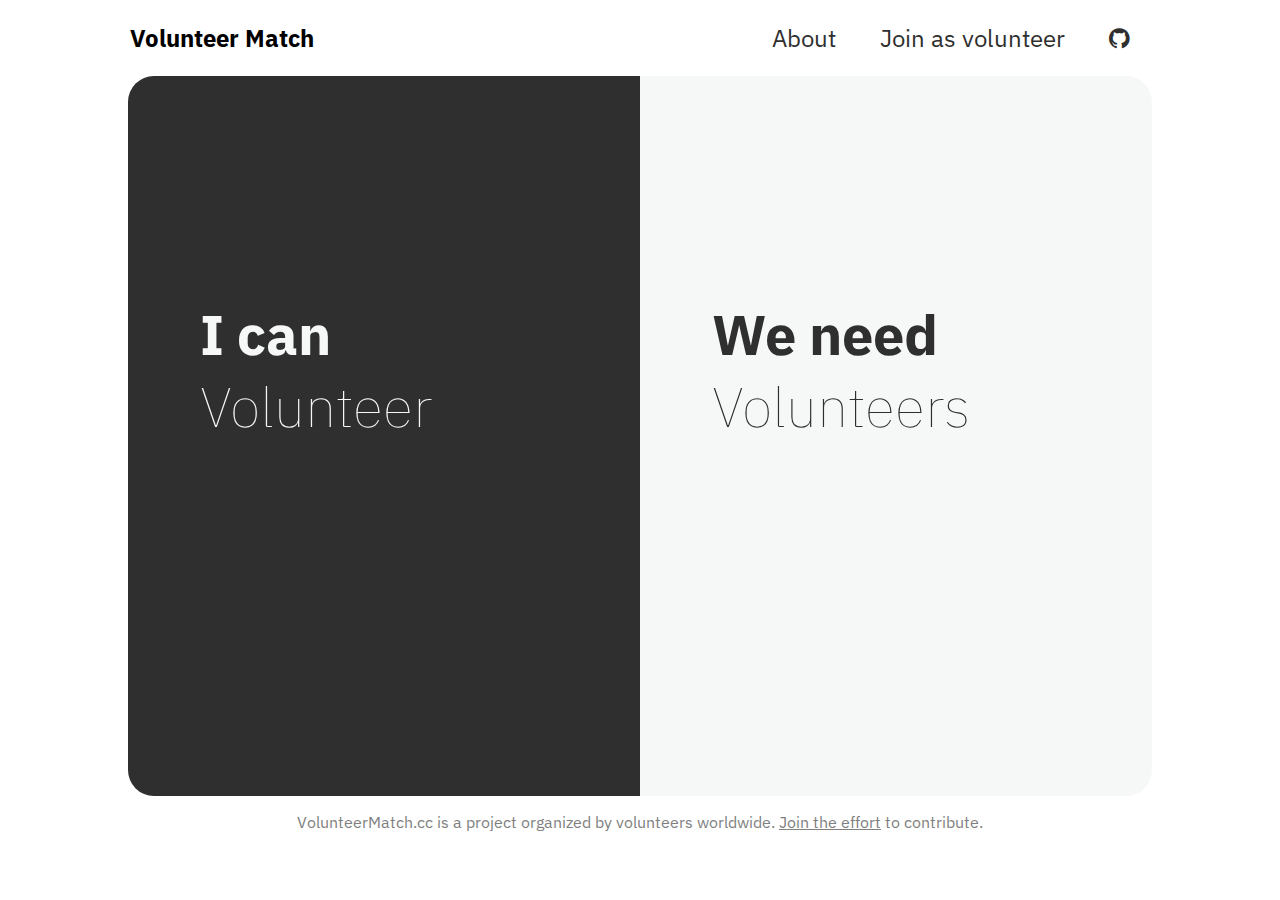
<file: index.html>
<!DOCTYPE html>
<html>
<head>
	<title>Volunteer.cc</title>
	<link href="assets/css/style.css" rel="stylesheet">
	<link rel="stylesheet" href="https://cdnjs.cloudflare.com/ajax/libs/font-awesome/4.7.0/css/font-awesome.min.css">
	<meta name="viewport" content="width=device-width,initial-scale=1.0">
</head>
<body>
	<div class="maincontent padded">
		<div class="navbar top clearfix">
			<h2 class="bold left">Volunteer Match</h2>
			<div class="right">
				<a href="" class="link">About</a>
				<a href="" class="link">Join as volunteer</a>
				<a href="" class="link github"><i class="fa fa-github"></i></a>
			</div>
		</div>
		<div class="index-split">
			<div class="index-left">
				<div class="content">
					<h1>I can</h1>
					<h1 class="thin">Volunteer</h1>
					<div class="options options-offer">
						<a href="" class="btn dark outline">Browse as an individual</a><br>
						<a href="" class="btn dark outline">Browse as a group</a>
					</div>
				</div>
			</div>
			<div class="index-right">
				<div class="content">
					<h1>We need</h1>
					<h1 class="thin">Volunteers</h1>
					<div class="options options-request">
						<a href="" class="btn light outline">Request individuals</a><br>
						<a href="" class="btn light outline">Request groups</a>
					</div>
				</div>
			</div>
		</div>

		<div class="footer">
			<p>VolunteerMatch.cc is a project organized by volunteers worldwide. <a href="" class="btn inline lightgrey">Join the effort</a> to contribute.</p>
		</div>
	</div>
</body>
</html>
</file>
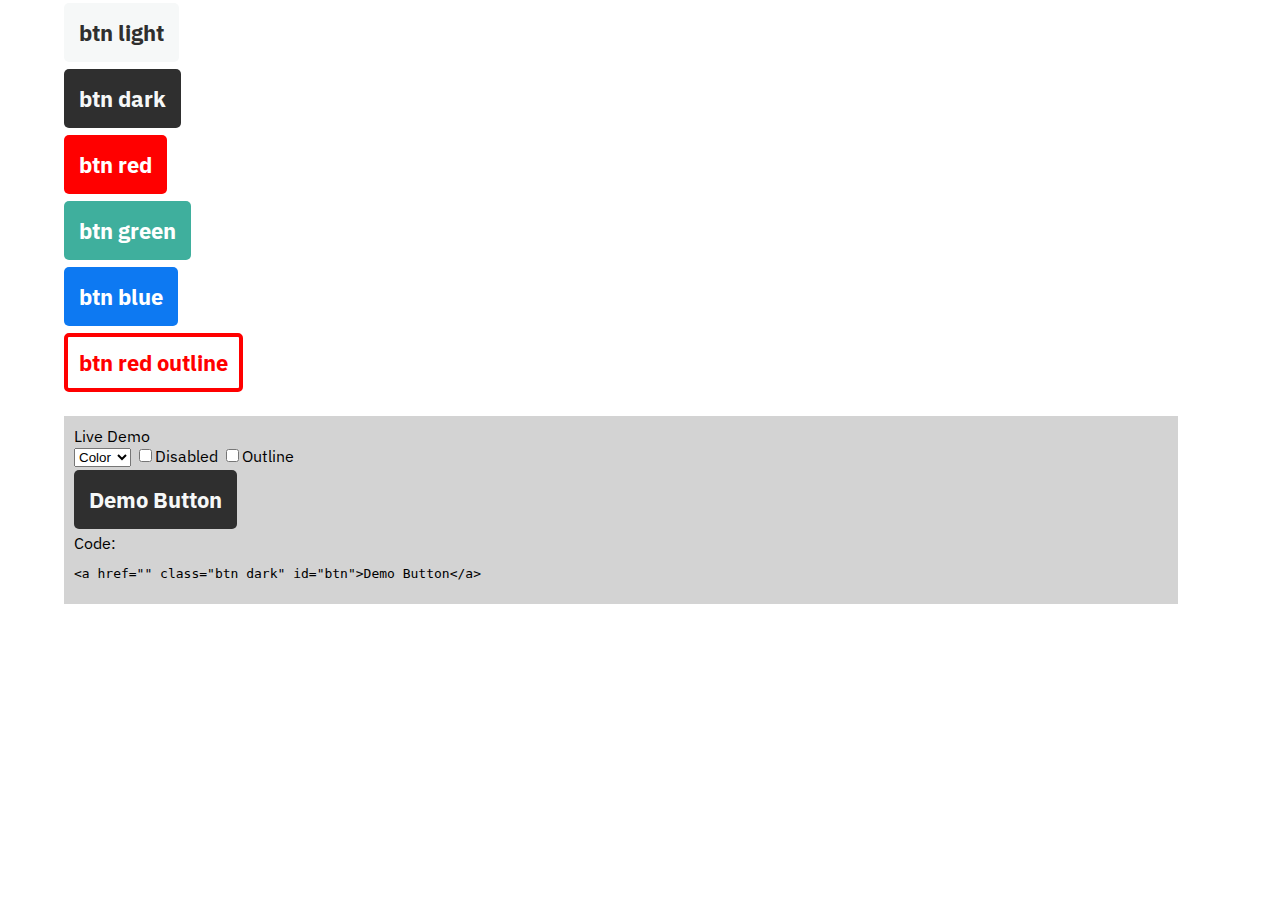
<file: docs/button.html>
<!DOCTYPE html>
<html>
<head>
	<title>Button</title>
	<link href="../assets/css/style.css" rel="stylesheet">
</head>
<body style="padding-left:5%">
<a href="" class="btn light">btn light</a><br>
<a href="" class="btn dark">btn dark</a><br>
<a href="" class="btn red">btn red</a><br>
<a href="" class="btn green">btn green</a><br>
<a href="" class="btn blue">btn blue</a><br>
<a href="" class="btn red outline">btn red outline</a><br><br>
<div style="padding:10px;background-color:lightgrey;width:90%">
	Live Demo<br>
	<select onchange="updateCol(this.value)">
		<option value="color">Color</option>
		<option value="dark">dark</option>
		<option value="light">light</option>
		<option value="red">red</option>
		<option value="green">green</option>
		<option value="blue">blue</option>
	</select>
	<input type="checkbox" id="check" onchange="updateDis()"><label for="check">Disabled</label>
	<input type="checkbox" id="outline" onchange="updateOut()"><label for="outline">Outline</label>
	<br>
	<span id="btnspan"><a href="" class="btn dark" id="btn">Demo Button</a></span><br>
	Code:
	<pre><code id="code"></code></pre>
</div>
<script>
	function updateCol(val) {
		document.getElementById("btn").classList.remove("red","green","blue","light","dark")
		document.getElementById("btn").classList.add(val)
		updateCode()
	}
	function updateDis() {
		document.getElementById("btn").classList.toggle("disabled")
		updateCode()
	}
	function updateOut() {
		document.getElementById("btn").classList.toggle("outline")
		updateCode()
	}
	function updateCode() {
		document.getElementById("code").innerHTML=document.getElementById("btnspan").innerHTML.replace("<","&lt;").replace(">","&gt;").replace("<","&lt;").replace(">","&gt;")
	}
	updateCode()
</script>
</body>
</html>
</file>
<file: assets/css/style.css>
@import url('https://fonts.googleapis.com/css?family=IBM+Plex+Sans&display=swap');


:root {
	--black-rep:#2f2f2f;
	--lightgrey:#f6f8f8;
	--width-left:43%;
	--width-right:43%;
}

.textarea-reset {
	border:0;
	margin:0;
	padding:0;
}

body, html {
	margin:0;
	padding:0;
	font-family: 'IBM Plex Sans', sans-serif;
}

.left {
	float:left;
}
.navbar.top .bold.left {
	border: 2px solid transparent;
}

.right {
	float:right;
}

.bold {
	font-weight:bold;
}

.maincontent.padded {
	padding:0 10%;
}

.clearfix {
	overflow: auto;
}

.navbar .right {
	display:table;
}

.link {
	display: inline-block;
  font-size: 1.5em;
  margin-block-start: 0.83em;
  margin-block-end: 0.83em;
  margin-inline-start: 0px;
  margin-inline-end: 0px;
  color:var(--black-rep);
  text-decoration:none;
  padding:0 10px;
  margin-left:10px;
  margin-right:10px;
  border:2px solid white;
  border-radius:5px;
  border-spacing:9px;
  -moz-transition: border .3s;
  -o-transition: border .3s;
  -webkit-transition: border .3s;
  transition: border .3s;
}

.link:hover {
	border:2px solid var(--black-rep);
	border-radius:5px;
}

.link-col {
	display: inline-block;
  font-size: 1.5em;
  margin-block-start: 0.83em;
  margin-block-end: 0.83em;
  margin-inline-start: 0px;
  margin-inline-end: 0px;
  color:var(--bgc);
  text-decoration:none;
  padding:0 10px;
  margin-left:10px;
  margin-right:10px;
  border:2px solid var(--hlc);
  border-radius:5px;
  border-spacing:9px;
  -moz-transition: border .3s;
  -o-transition: border .3s;
  -webkit-transition: border .3s;
  transition: border .3s;
}

.link-col:hover {
	border:2px solid var(--bgc);
	border-radius:5px;
}

.index-search {
	width:100%;
}

.index-split {
	width:100%;
	height:80vh;
}

.index-left:hover {
	--inner-opacity-il:1;
	/* --width-left:50%;
	--width-right:1%!important; */
}

.index-right:hover {
	--inner-opacity-ir:1;
	/* --width-left:1%;
	--width-right:50%; */
 }

.index-left {
	--inner-opacity-il:0;

	float:left;
	display:table;
	height:100%;
	background-color:var(--black-rep);
	width:var(--width-left);
    border-top-left-radius: 26px;
    border-bottom-left-radius: 26px;
    padding-left:7%;
		transition:.3s;
}

.index-left .content h1 {
    font-size: 3.5em;
    margin-block-start: 0;
    margin-block-end: 0;
}

.index-left .content {
	display: table-cell;
	vertical-align: middle;
	color:var(--lightgrey);
}

.index-right {
	--inner-opacity-ir:0;
	float:right;
	transition:.3s;
	display:table;
	height:100%;
	background-color:var(--lightgrey);
	width:var(--width-right);
    border-top-right-radius: 26px;
    border-bottom-right-radius: 26px;
    padding-left:7%;
}

.index-right .content {
	display: table-cell;
	vertical-align: middle;
	color:var(--black-rep);
}

.index-right .content h1 {
    font-size: 3.5em;
    margin-block-start: 0;
    margin-block-end: 0;
}



.options {
	transition:.3s;
}

.options.options-offer {
    opacity: var(--inner-opacity-il);
}

.options.options-request {
    opacity: var(--inner-opacity-ir);
}


.thin {
	font-weight:lighter;
}

.footer {
    text-align:center;
}

.footer p {
    color:grey;
}


/*BUTTONS*/

.btn {
    padding: 15px;
    border-radius: 5px;
    line-height: 3;
    text-decoration:none;
    transition:background-color .3s;
    font-size: 22px;
    font-weight: bold;
    background-color:var(--bgc);
    color:var(--hlc);
}

.btn:hover {
    background-color:var(--hovc);
}

.btn.inline {
	line-height:1;
	padding:0;
	font-size:inherit;
	text-decoration:underline;
	font-weight:inherit;
}

.btn.outline {
    line-height:3;
    padding:11px;
    border:4px solid var(--bgc);
    color:var(--bgc);
    background-color:var(--hlc);
}

.btn.outline:hover {
    background-color: var(--olhovc)!important;
}

.btn.outline.light,.btn.outline.dark {
    line-height:3;
    padding:11px;
    border:4px solid var(--hlc);
    color:var(--hlc);
    background-color:var(--bgc);
}

/*.btn.outline.light:hover,.btn.outline.dark:hover {
    background-color: var(--hovc)!important;
}*/

.btn.light, .light {
    --bgc:var(--lightgrey);
    --hlc:var(--black-rep);
    --hovc:#dadada;
    --olhovc:#dadada;
}

.btn.dark {
    --bgc:var(--black-rep);
    --hlc:var(--lightgrey);
    --hovc:#4e4e4e;
    --olhovc:#4e4e4e;
}

.input.dark {
    --bgc:var(--black-rep);
    --hlc:white;
    --hovc:var(--lightgrey);
    --olhovc:var(--lightgrey);
}

.btn.blue, .blue {
    --bgc:#0D79F2;
    --hlc:white;
    --hovc:#479af7;
    --olhovc: #cbe4ff;
}

.btn.red, .red {
    --bgc:red;
    --hlc:white;
    --hovc: #ff5b5b;
    --olhovc:#ffdede;
}

.btn.green, .green {
    --bgc:#3FAF9D;
    --hlc:white;
    --hovc: #5fc1b1;
    --olhovc: #e1fff9;
}

.btn.lightgrey {
	--hlc:grey;
	transition:.3s;
}

.btn.lightgrey:hover {
	color:var(--black-rep)!important;
}

.btn.disabled, .disabled {
    pointer-events: none;
    opacity:.4;
}

.filter {
	position:sticky;
	position:-webkit-sticky;
	top:0;
	background-color:var(--lightgrey);
	width:20%;
	float:left;
	padding-left:2%;
}

.service-locs {
	float:left;
	width:46%;
	padding-left:2%;
}

.card {
	box-shadow: 0 4px 8px 0 rgba(0,0,0,0.2);
	width: 28%;
	margin-left: 4%;
	margin-bottom: 4%;
	height: 40vh;
	display: inline-block;
}

.card-img {
	max-width: 100%;
	max-height: 100%;
	display:block;
  margin-left: auto;
  margin-right: auto;
}

.card-label {
	padding:auto 2%;
	height:30%;
	bottom:0;
}

.halfwidth {
	width:50%;
}

.fullwidth {
	width:100%;
}

.img-container {

	display:table;
}

.card .img-container {
	height:70%;
}

.img-container div {
	display: table-cell;
	vertical-align:middle;
}

.tags span {
	color: white;
	background-color: var(--black-rep);
	padding: 0 15px;
	border-radius: 100px;
}

.preview {
	width:28%;
	padding-left:1%;
	padding-right:1%;
	/* height:70vh; */
	background-color:var(--lightgrey);
	float:right;
	color:var(--black-rep);
}

.clearfix {
	overflow:auto;
	clear:both;
}

@media only screen and (max-width:1500px) {
	.card {
		width:44%;
	}
}

@media only screen and (max-width:1100px) {
	.preview {
		display:none;
	}
	.service-locs {
		width:76%;
	}
}

@media only screen and (max-width:560px) {
	.card {
		width:88%;
	}
	.service-locs {
		float:none;
		width:100%
	}
	.filter {
		float:none;
		width:100%;
		position:static;
		margin-bottom:5%;
	}
}

@media only screen and (max-width:850px) {
	.index-left {
		float:none;
		width:91%;
		height:50%;
		border-bottom-left-radius: 0px;
		border-top-right-radius: 26px;
	}
	.index-right {
		float:none;
		width:91%;
		height:50%;
		border-top-right-radius: 0px;
		border-bottom-left-radius: 26px;
	}
	.options {
		--inner-opacity-ir:1;
		--inner-opacity-il:1;
	}
	.navbar.top {
		font-size:.5rem;
	}
	.navbar.top .right {
		display:none;
	}
	.index-left .content h1, .index-right .content h1 {
		font-size:2.5rem;
	}
	.btn {
		font-size:12px;
		line-height:4!important;
		cursor:pointer!important;
	}
	.footer p {
		font-size:10px;
	}
}
</file>
